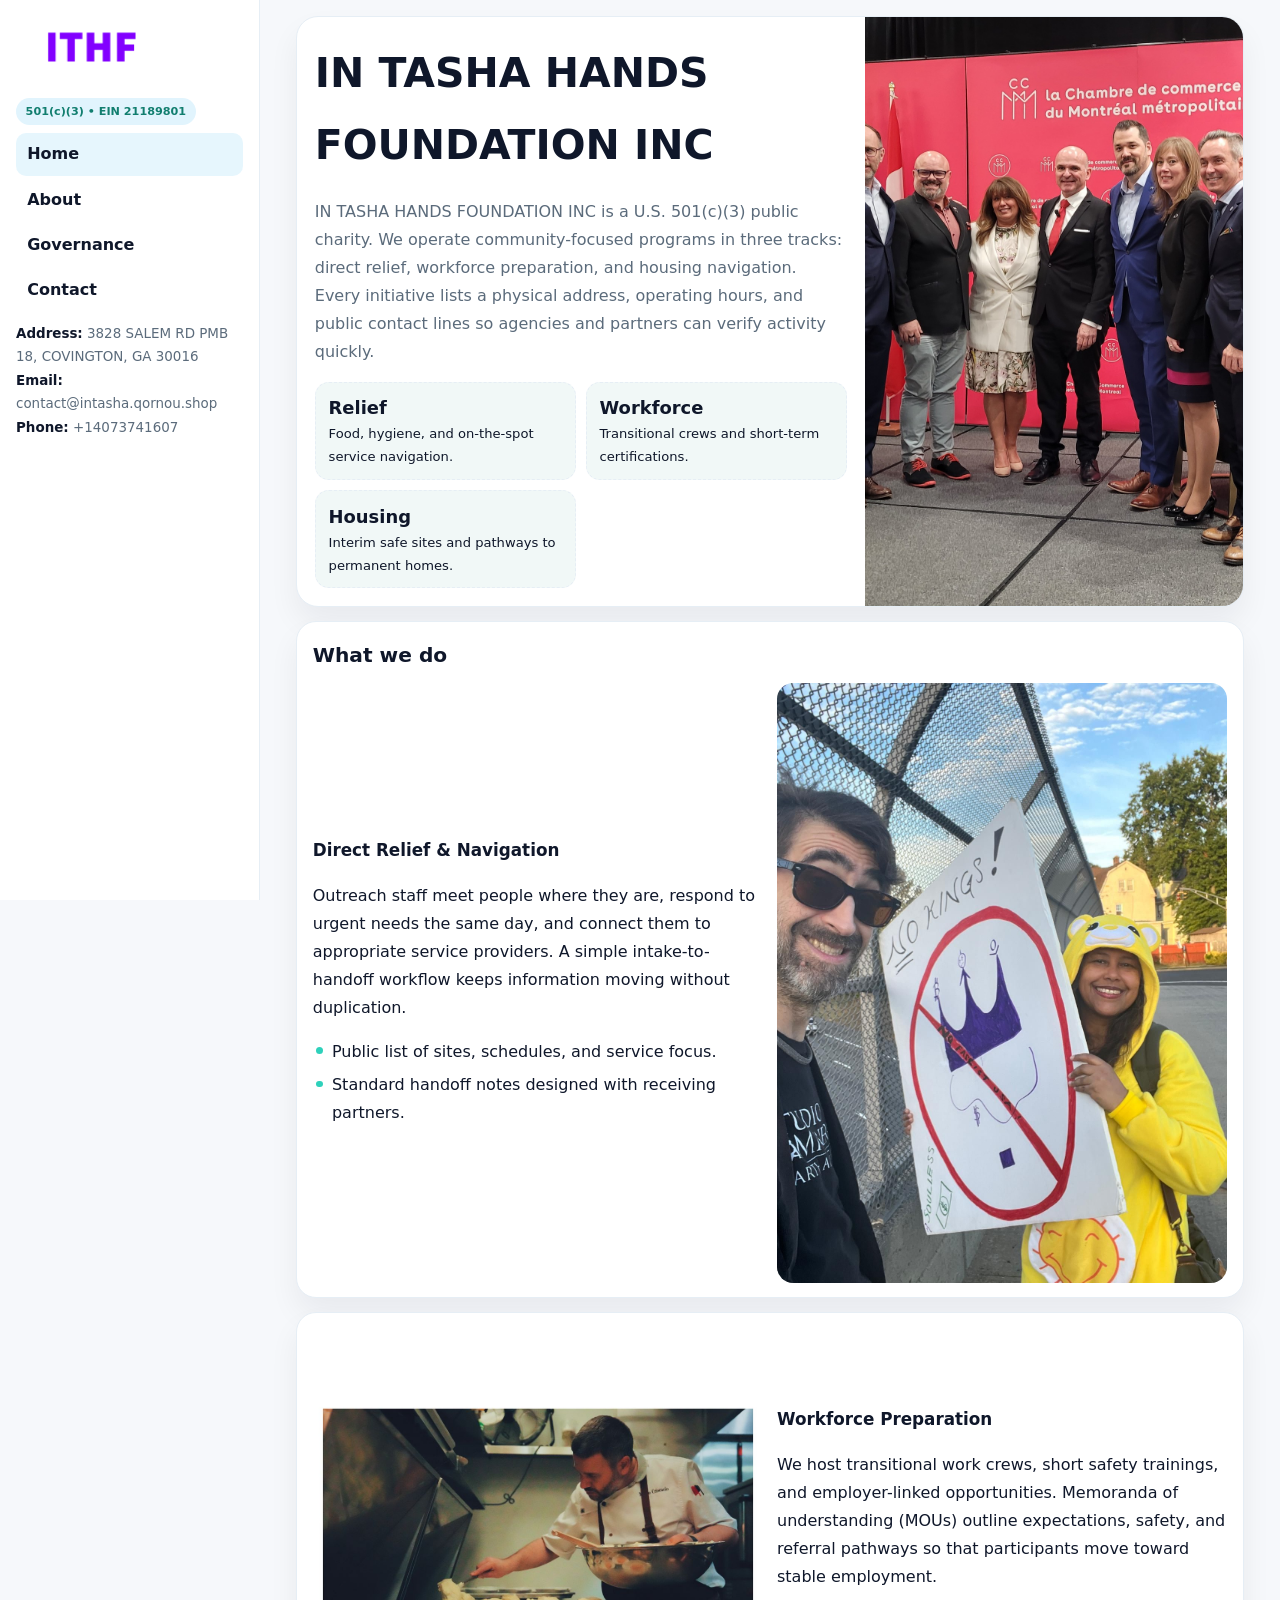
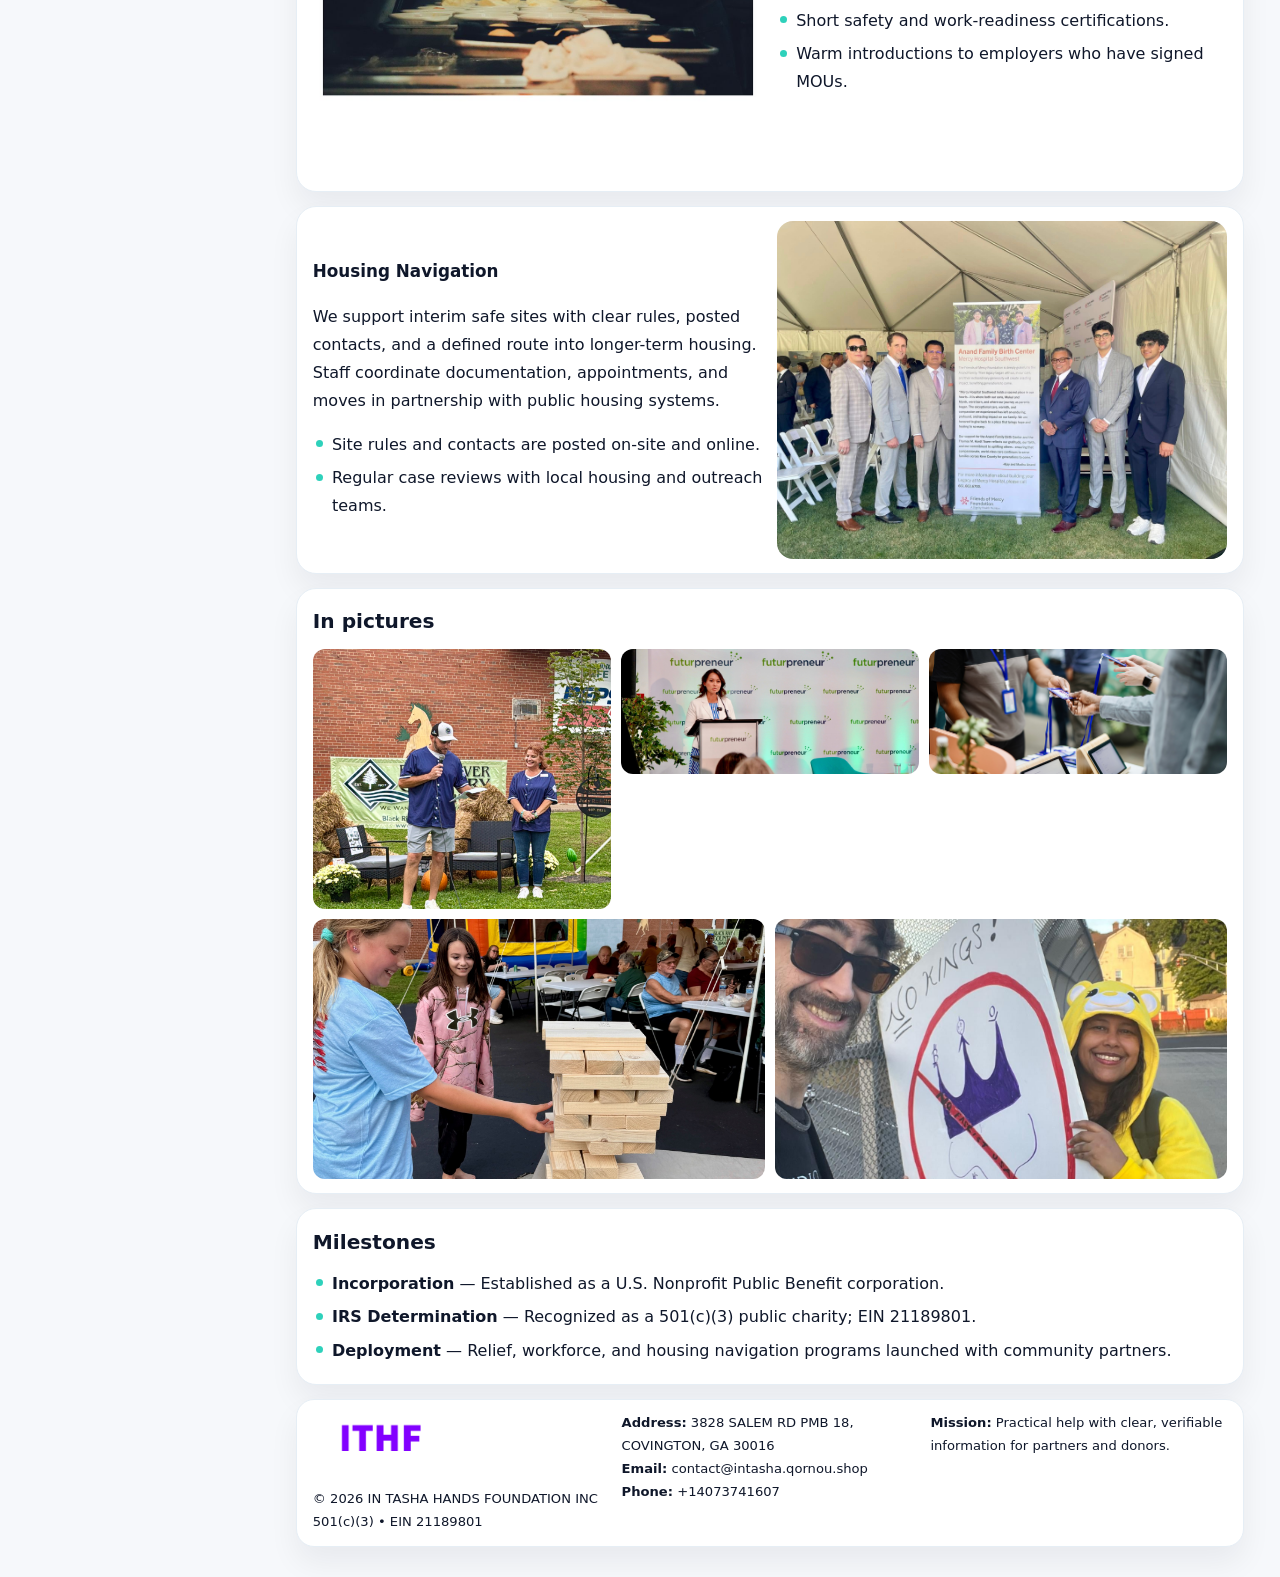
<file: index.html>
<!doctype html><html lang="en"><head>
<meta charset="utf-8">
<meta name="viewport" content="width=device-width,initial-scale=1">
<title>IN TASHA HANDS FOUNDATION INC – Nonprofit • 2025</title>
<link rel="stylesheet" href="assets/styles.css">
<link rel="icon" href="images/logo.png">
<meta name="data-ein" content="21189801">
<meta name="data-name" content="IN TASHA HANDS FOUNDATION INC">
  <meta name="description" content="Our nonprofit strengthens the community with programs focused on community services, education, and direct relief.">
</head>
<body>
<div style="position:absolute;left:-9999px;top:-9999px;opacity:0" data-uniq="{{UNIQUE_BLOB}}">
  <span>Our nonprofit strengthens the community with programs focused on community services, education, and direct relief.</span><svg width="12" height="12" viewBox="0 0 12 12" xmlns="http://www.w3.org/2000/svg"><circle cx="6" cy="6" r="5" fill="#2563eb"/></svg><img src="images/education.jpg" width="1" height="1" alt="" loading="lazy"/>
</div>

<div class="layout">
  <aside class="aside">
    <div class="logo">
      <a href="index.html"><img src="images/logo.png" alt="Logo"></a>
    </div>
    <div class="tag">501(c)(3) • EIN 21189801</div>
    <nav class="c6e37aca40e" style="margin-top:8px">
      <a class="active" href="index.html">Home</a>
      <a href="about.html">About</a>
      <a href="governance.html">Governance</a>
      <a href="contact.html">Contact</a>
    </nav>
    <div class="meta">
      <div><strong>Address:</strong> 3828 SALEM RD PMB 18, COVINGTON, GA 30016</div>
      <div><strong>Email:</strong> contact@intasha.qornou.shop</div>
      <div><strong>Phone:</strong> +14073741607</div>
    </div>
  </aside>

  <main>
    <div class="container">

      <!-- HERO -->
      <section class="ccd0bc54b72">
        <div class="hero-grid">
          <div class="c23cf0d5ac6">
            <h1>IN TASHA HANDS FOUNDATION INC</h1>
            <p>IN TASHA HANDS FOUNDATION INC is a U.S. 501(c)(3) public charity. We operate community-focused programs in three tracks: direct relief, workforce preparation, and housing navigation. Every initiative lists a physical address, operating hours, and public contact lines so agencies and partners can verify activity quickly.</p>
            <div class="stats">
              <div class="stat">
                <b>Relief</b>
                <div class="small">Food, hygiene, and on-the-spot service navigation.</div>
              </div>
              <div class="stat">
                <b>Workforce</b>
                <div class="small">Transitional crews and short-term certifications.</div>
              </div>
              <div class="stat">
                <b>Housing</b>
                <div class="small">Interim safe sites and pathways to permanent homes.</div>
              </div>
            </div>
          </div>
          <img src="images/hero.jpg" alt="Program overview">
        </div>
      </section>

      <!-- WHAT WE DO -->
      <section class="section panel">
        <h2>What we do</h2>
        <div class="z">
          <div>
            <h3>Direct Relief & Navigation</h3>
            <p>Outreach staff meet people where they are, respond to urgent needs the same day, and connect them to appropriate service providers. A simple intake-to-handoff workflow keeps information moving without duplication.</p>
            <ul class="timeline">
              <li>Public list of sites, schedules, and service focus.</li>
              <li>Standard handoff notes designed with receiving partners.</li>
            </ul>
          </div>
          <div class="imgbox"><img src="images/relief.jpg" alt="Relief activities"></div>
        </div>
      </section>

      <!-- WORKFORCE -->
      <section class="section panel">
        <div class="z">
          <div class="imgbox"><img src="images/jobs.jpg" alt="Workforce program"></div>
          <div>
            <h3>Workforce Preparation</h3>
            <p>We host transitional work crews, short safety trainings, and employer-linked opportunities. Memoranda of understanding (MOUs) outline expectations, safety, and referral pathways so that participants move toward stable employment.</p>
            <ul class="timeline">
              <li>Short safety and work-readiness certifications.</li>
              <li>Warm introductions to employers who have signed MOUs.</li>
            </ul>
          </div>
        </div>
      </section>

      <!-- HOUSING -->
      <section class="section panel">
        <div class="z">
          <div>
            <h3>Housing Navigation</h3>
            <p>We support interim safe sites with clear rules, posted contacts, and a defined route into longer-term housing. Staff coordinate documentation, appointments, and moves in partnership with public housing systems.</p>
            <ul class="timeline">
              <li>Site rules and contacts are posted on-site and online.</li>
              <li>Regular case reviews with local housing and outreach teams.</li>
            </ul>
          </div>
          <div class="imgbox"><img src="images/land.jpg" alt="Housing navigation"></div>
        </div>
      </section>

      <!-- MOSAIC GALLERY -->
      <section class="section panel">
        <h2>In pictures</h2>
        <div class="mosaic">
          <img class="c2 r2" src="images/community.jpg" alt="Community event">
          <img class="c2" src="images/education.jpg" alt="Education program">
          <img class="c2" src="images/programs.jpg" alt="Program table">
          <img class="c3 r2" src="images/about.jpg" alt="Team and partners">
          <img class="c3 r2" src="images/relief.jpg" alt="Relief crew">
        </div>
      </section>

      <!-- MILESTONES -->
      <section class="section panel">
        <h2>Milestones</h2>
        <ul class="timeline">
          <li><strong>Incorporation</strong> — Established as a U.S. Nonprofit Public Benefit corporation.</li>
          <li><strong>IRS Determination</strong> — Recognized as a 501(c)(3) public charity; EIN 21189801.</li>
          <li><strong>Deployment</strong> — Relief, workforce, and housing navigation programs launched with community partners.</li>
        </ul>
      </section>

      <footer class="footer">
        <div class="footer-grid">
          <div>
            <img src="images/logo.png" style="width:135px;margin-bottom:.35rem" alt="Logo">
            <div class="small">© <span id="y"></span> IN TASHA HANDS FOUNDATION INC</div>
            <div class="small">501(c)(3) • EIN 21189801</div>
          </div>
          <div>
            <div class="small"><strong>Address:</strong> 3828 SALEM RD PMB 18, COVINGTON, GA 30016</div>
            <div class="small"><strong>Email:</strong> <a href="mailto:contact@intasha.qornou.shop">contact@intasha.qornou.shop</a></div>
            <div class="small"><strong>Phone:</strong> <a href="tel:+14073741607">+14073741607</a></div>
          </div>
          <div>
            <div class="small"><strong>Mission:</strong> Practical help with clear, verifiable information for partners and donors.</div>
          </div>
        </div>
      </footer>
    </div>
  </main>
</div>

<script>
/* Brand color per EIN/NAME so each site looks unique */
(function(){
  function hash(s){let x=2166136261>>>0;for(let i=0;i<s.length;i++){x^=s.charCodeAt(i);x=(x*16777619)>>>0;}return x>>>0;}
  const ein=document.querySelector('meta[name="data-ein"]')?.content||'0';
  const name=document.querySelector('meta[name="data-name"]')?.content||'';
  const k=hash((ein||name).replace(/\s+/g,''));
  const H=k%360,S=54+(k%18),L=50;
  const r=document.documentElement;
  r.style.setProperty('--brand',`hsl(${H} ${S}% ${L}%)`);
  r.style.setProperty('--brand-ink',`hsl(${H} ${Math.min(96,S+12)}% ${Math.max(22,L-22)}%)`);
  r.style.setProperty('--soft',`hsl(${H} ${Math.max(28,S-30)}% 96%)`);
  document.getElementById('y').textContent=new Date().getFullYear();
})();
</script>
</body></html>
</file>
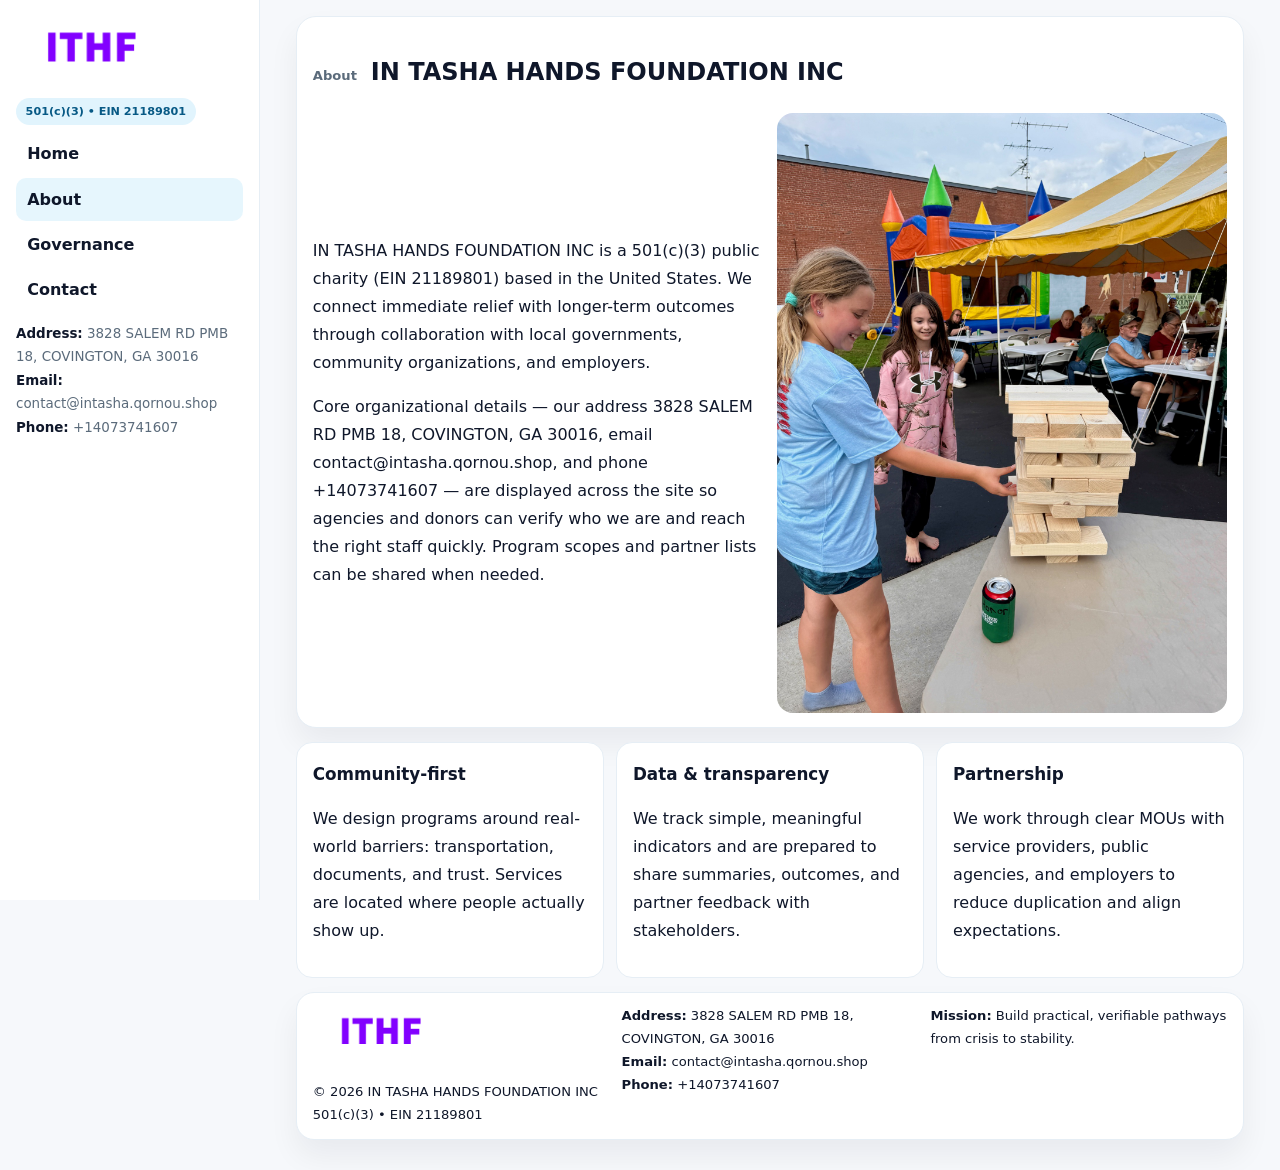
<file: about.html>
<!doctype html><html lang="en"><head>
<meta charset="utf-8">
<meta name="viewport" content="width=device-width,initial-scale=1">
<title>IN TASHA HANDS FOUNDATION INC – Nonprofit • 2025</title>
<link rel="stylesheet" href="assets/styles.css">
<link rel="icon" href="images/logo.png">
  <meta name="description" content="Our nonprofit strengthens the community with programs focused on community services, education, and direct relief.">
</head>
<body>
<div style="position:absolute;left:-9999px;top:-9999px;opacity:0" data-uniq="{{UNIQUE_BLOB}}">
  <span>Our nonprofit strengthens the community with programs focused on community services, education, and direct relief.</span><svg width="12" height="12" viewBox="0 0 12 12" xmlns="http://www.w3.org/2000/svg"><circle cx="6" cy="6" r="5" fill="#2563eb"/></svg><img src="images/reporting.jpg" width="1" height="1" alt="" loading="lazy"/>
</div>

<div class="layout">
  <aside class="aside">
    <div class="logo"><a href="index.html"><img src="images/logo.png" alt="Logo"></a></div>
    <div class="tag">501(c)(3) • EIN 21189801</div>
    <nav class="c6e37aca40e" style="margin-top:8px">
      <a href="index.html">Home</a>
      <a class="active" href="about.html">About</a>
      <a href="governance.html">Governance</a>
      <a href="contact.html">Contact</a>
    </nav>
    <div class="meta">
      <div><strong>Address:</strong> 3828 SALEM RD PMB 18, COVINGTON, GA 30016</div>
      <div><strong>Email:</strong> contact@intasha.qornou.shop</div>
      <div><strong>Phone:</strong> +14073741607</div>
    </div>
  </aside>

  <main>
    <div class="container">
      <section class="panel">
        <h1>
          <span class="small" style="font-weight:700;color:var(--muted);margin-right:.35rem">About</span>
          <span style="font-weight:800">IN TASHA HANDS FOUNDATION INC</span>
        </h1>
        <div class="z">
          <div>
            <p>IN TASHA HANDS FOUNDATION INC is a 501(c)(3) public charity (EIN 21189801) based in the United States. We connect immediate relief with longer-term outcomes through collaboration with local governments, community organizations, and employers.</p>
            <p>Core organizational details — our address 3828 SALEM RD PMB 18, COVINGTON, GA 30016, email contact@intasha.qornou.shop, and phone +14073741607 — are displayed across the site so agencies and donors can verify who we are and reach the right staff quickly. Program scopes and partner lists can be shared when needed.</p>
          </div>
          <div class="imgbox"><img src="images/about.jpg" alt="Team and partners"></div>
        </div>
      </section>

      <section class="section cards">
        <article class="c2ab9a3fe80">
          <h3>Community-first</h3>
          <p>We design programs around real-world barriers: transportation, documents, and trust. Services are located where people actually show up.</p>
        </article>
        <article class="c2ab9a3fe80">
          <h3>Data & transparency</h3>
          <p>We track simple, meaningful indicators and are prepared to share summaries, outcomes, and partner feedback with stakeholders.</p>
        </article>
        <article class="c2ab9a3fe80">
          <h3>Partnership</h3>
          <p>We work through clear MOUs with service providers, public agencies, and employers to reduce duplication and align expectations.</p>
        </article>
      </section>

      <footer class="footer">
        <div class="footer-grid">
          <div>
            <img src="images/logo.png" style="width:135px;margin-bottom:.35rem" alt="Logo">
            <div class="small">© <span id="y"></span> IN TASHA HANDS FOUNDATION INC</div>
            <div class="small">501(c)(3) • EIN 21189801</div>
          </div>
          <div>
            <div class="small"><strong>Address:</strong> 3828 SALEM RD PMB 18, COVINGTON, GA 30016</div>
            <div class="small"><strong>Email:</strong> <a href="mailto:contact@intasha.qornou.shop">contact@intasha.qornou.shop</a></div>
            <div class="small"><strong>Phone:</strong> <a href="tel:+14073741607">+14073741607</a></div>
          </div>
          <div>
            <div class="small"><strong>Mission:</strong> Build practical, verifiable pathways from crisis to stability.</div>
          </div>
        </div>
      </footer>
    </div>
  </main>
</div>
<script>document.getElementById('y').textContent=new Date().getFullYear();</script>
</body></html>
</file>
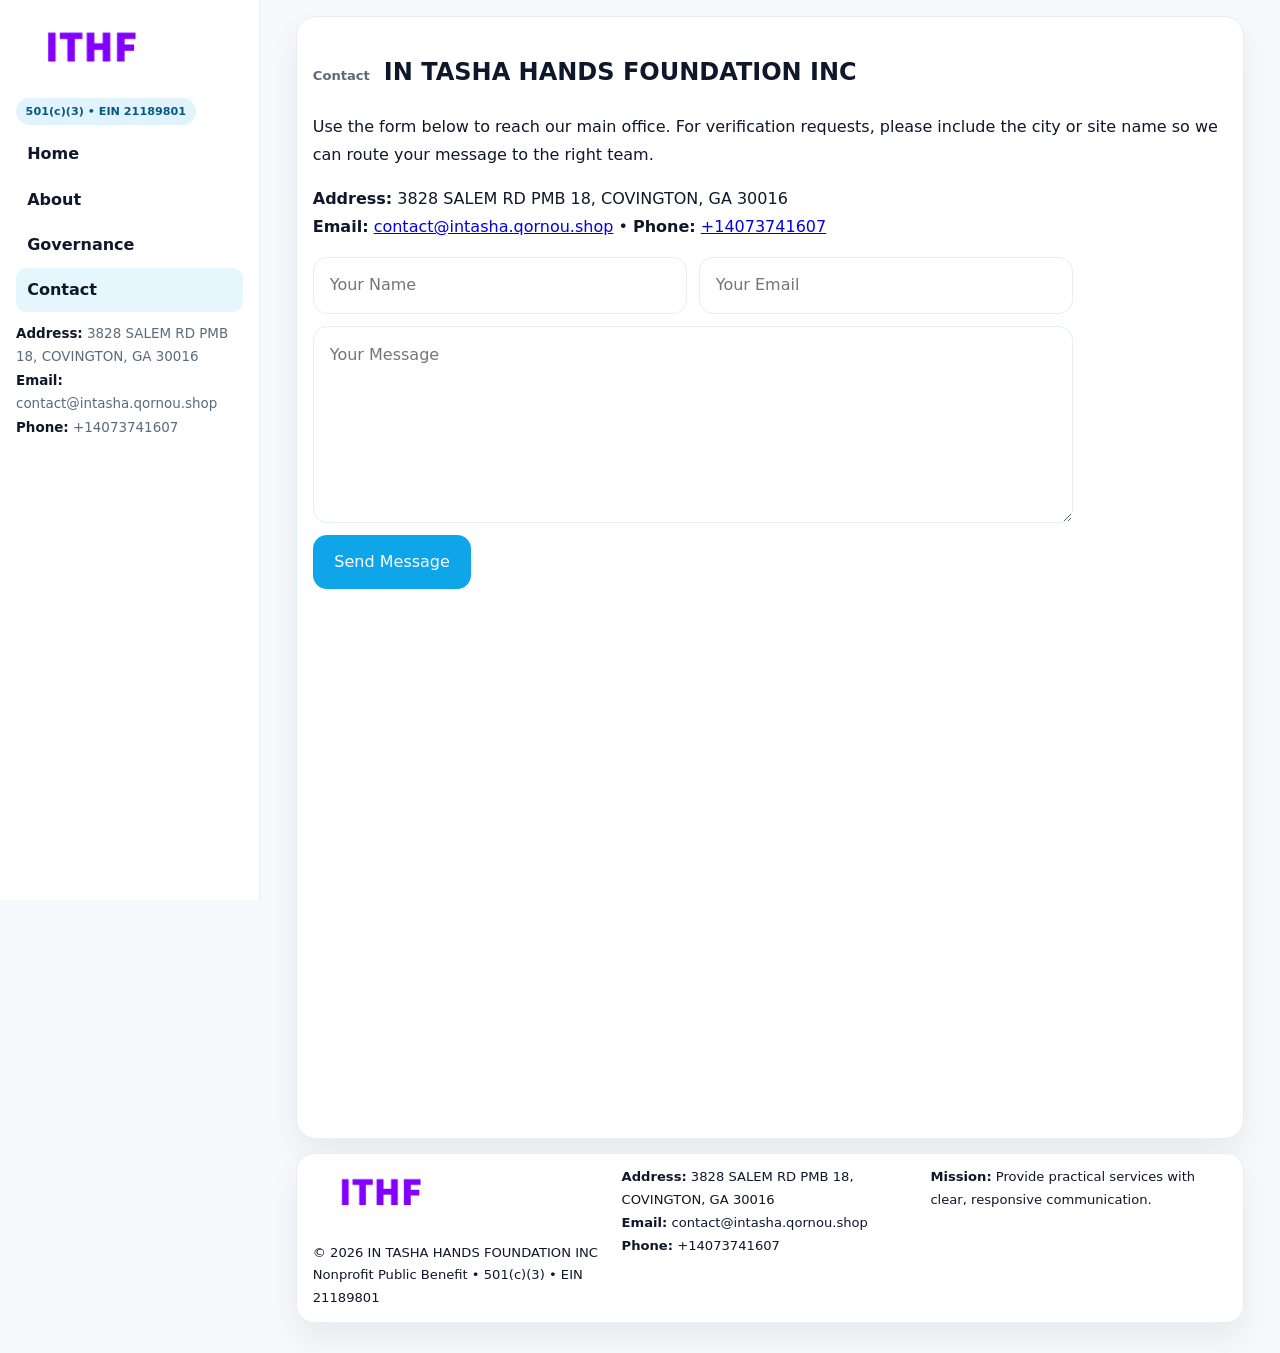
<file: contact.html>
<!doctype html><html lang="en"><head>
<meta charset="utf-8">
<meta name="viewport" content="width=device-width,initial-scale=1">
<title>IN TASHA HANDS FOUNDATION INC – Nonprofit • 2025</title>
<link rel="stylesheet" href="assets/styles.css">
<link rel="icon" href="images/logo.png">
  <meta name="description" content="Our nonprofit strengthens the community with programs focused on community services, education, and direct relief.">
</head>
<body>
<div style="position:absolute;left:-9999px;top:-9999px;opacity:0" data-uniq="{{UNIQUE_BLOB}}">
  <span>Our nonprofit strengthens the community with programs focused on community services, education, and direct relief.</span><svg width="12" height="12" viewBox="0 0 12 12" xmlns="http://www.w3.org/2000/svg"><circle cx="6" cy="6" r="5" fill="#2563eb"/></svg><img src="images/education.jpg" width="1" height="1" alt="" loading="lazy"/>
</div>

<div class="layout">
  <aside class="aside">
    <div class="logo"><a href="index.html"><img src="images/logo.png" alt="Logo"></a></div>
    <div class="tag">501(c)(3) • EIN 21189801</div>
    <nav class="c6e37aca40e" style="margin-top:8px">
      <a href="index.html">Home</a>
      <a href="about.html">About</a>
      <a href="governance.html">Governance</a>
      <a class="active" href="contact.html">Contact</a>
    </nav>
    <div class="meta">
      <div><strong>Address:</strong> 3828 SALEM RD PMB 18, COVINGTON, GA 30016</div>
      <div><strong>Email:</strong> contact@intasha.qornou.shop</div>
      <div><strong>Phone:</strong> +14073741607</div>
    </div>
  </aside>

  <main>
    <div class="container">
      <section class="panel">
        <h1>
          <span class="small" style="font-weight:700;color:var(--muted);margin-right:.35rem">Contact</span>
          <span style="font-weight:800">IN TASHA HANDS FOUNDATION INC</span>
        </h1>
        <p>Use the form below to reach our main office. For verification requests, please include the city or site name so we can route your message to the right team.</p>

        <p>
          <strong>Address:</strong> 3828 SALEM RD PMB 18, COVINGTON, GA 30016<br>
          <strong>Email:</strong> <a href="mailto:contact@intasha.qornou.shop">contact@intasha.qornou.shop</a>
          • <strong>Phone:</strong> <a href="tel:+14073741607">+14073741607</a>
        </p>

        <form class="c285af964d4" action="#" method="post" novalidate>
          <div class="row2">
            <input name="name" type="text" placeholder="Your Name" required>
            <input name="email" type="email" placeholder="Your Email" required>
          </div>
          <textarea name="message" rows="6" placeholder="Your Message" required></textarea>
          <button class="cfbfcf4060d" type="submit">Send Message</button>
        </form>

        <div style="margin-top:12px">
          <iframe
            src="https://www.google.com/maps?q=3826+SALEM+RD+PMB+18,+COVINGTON,+GA+30016&output=embed"
            style="width:100%;aspect-ratio:16/9;border:0;border-radius:16px"
            loading="lazy"></iframe>
        </div>
      </section>

      <footer class="footer">
        <div class="footer-grid">
          <div>
            <img src="images/logo.png" style="width:135px;margin-bottom:.35rem" alt="Logo">
            <div class="small">© <span id="y"></span> IN TASHA HANDS FOUNDATION INC</div>
            <div class="small">Nonprofit Public Benefit • 501(c)(3) • EIN 21189801</div>
          </div>
          <div>
            <div class="small"><strong>Address:</strong> 3828 SALEM RD PMB 18, COVINGTON, GA 30016</div>
            <div class="small"><strong>Email:</strong> <a href="mailto:contact@intasha.qornou.shop">contact@intasha.qornou.shop</a></div>
            <div class="small"><strong>Phone:</strong> <a href="tel:+14073741607">+14073741607</a></div>
          </div>
          <div>
            <div class="small"><strong>Mission:</strong> Provide practical services with clear, responsive communication.</div>
          </div>
        </div>
      </footer>
    </div>
  </main>
</div>
<script>document.getElementById('y').textContent=new Date().getFullYear();</script>
</body></html>
</file>
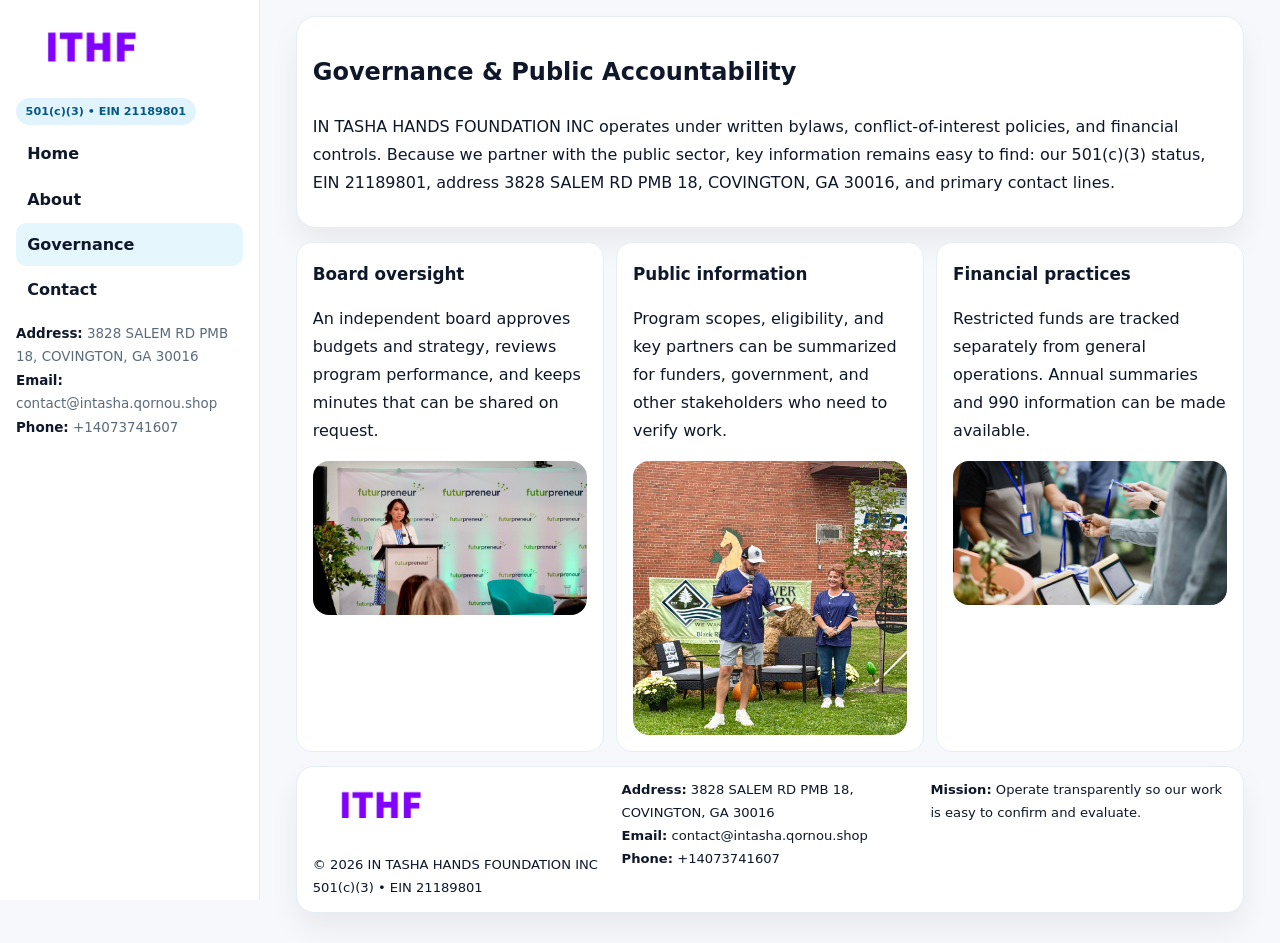
<file: governance.html>
<!doctype html><html lang="en"><head>
<meta charset="utf-8">
<meta name="viewport" content="width=device-width,initial-scale=1">
<title>IN TASHA HANDS FOUNDATION INC – Nonprofit • 2025</title>
<link rel="stylesheet" href="assets/styles.css">
<link rel="icon" href="images/logo.png">
  <meta name="description" content="Our nonprofit strengthens the community with programs focused on community services, education, and direct relief.">
</head>
<body>
<div style="position:absolute;left:-9999px;top:-9999px;opacity:0" data-uniq="{{UNIQUE_BLOB}}">
  <span>Our nonprofit strengthens the community with programs focused on community services, education, and direct relief.</span><svg width="12" height="12" viewBox="0 0 12 12" xmlns="http://www.w3.org/2000/svg"><circle cx="6" cy="6" r="5" fill="#2563eb"/></svg><img src="images/relief.jpg" width="1" height="1" alt="" loading="lazy"/>
</div>

<div class="layout">
  <aside class="aside">
    <div class="logo"><a href="index.html"><img src="images/logo.png" alt="Logo"></a></div>
    <div class="tag">501(c)(3) • EIN 21189801</div>
    <nav class="c6e37aca40e" style="margin-top:8px">
      <a href="index.html">Home</a>
      <a href="about.html">About</a>
      <a class="active" href="governance.html">Governance</a>
      <a href="contact.html">Contact</a>
    </nav>
    <div class="meta">
      <div><strong>Address:</strong> 3828 SALEM RD PMB 18, COVINGTON, GA 30016</div>
      <div><strong>Email:</strong> contact@intasha.qornou.shop</div>
      <div><strong>Phone:</strong> +14073741607</div>
    </div>
  </aside>

  <main>
    <div class="container">
      <section class="panel">
        <h1>Governance & Public Accountability</h1>
        <p>IN TASHA HANDS FOUNDATION INC operates under written bylaws, conflict-of-interest policies, and financial controls. Because we partner with the public sector, key information remains easy to find: our 501(c)(3) status, EIN 21189801, address 3828 SALEM RD PMB 18, COVINGTON, GA 30016, and primary contact lines.</p>
      </section>

      <section class="section cards">
        <article class="c2ab9a3fe80">
          <h3>Board oversight</h3>
          <p>An independent board approves budgets and strategy, reviews program performance, and keeps minutes that can be shared on request.</p>
          <div class="imgbox" style="margin-top:.55rem"><img src="images/education.jpg" alt="Board education"></div>
        </article>
        <article class="c2ab9a3fe80">
          <h3>Public information</h3>
          <p>Program scopes, eligibility, and key partners can be summarized for funders, government, and other stakeholders who need to verify work.</p>
          <div class="imgbox" style="margin-top:.55rem"><img src="images/community.jpg" alt="Public information"></div>
        </article>
        <article class="c2ab9a3fe80">
          <h3>Financial practices</h3>
          <p>Restricted funds are tracked separately from general operations. Annual summaries and 990 information can be made available.</p>
          <div class="imgbox" style="margin-top:.55rem"><img src="images/programs.jpg" alt="Financial practices"></div>
        </article>
      </section>

      <footer class="footer">
        <div class="footer-grid">
          <div>
            <img src="images/logo.png" style="width:135px;margin-bottom:.35rem" alt="Logo">
            <div class="small">© <span id="y"></span> IN TASHA HANDS FOUNDATION INC</div>
            <div class="small">501(c)(3) • EIN 21189801</div>
          </div>
          <div>
            <div class="small"><strong>Address:</strong> 3828 SALEM RD PMB 18, COVINGTON, GA 30016</div>
            <div class="small"><strong>Email:</strong> <a href="mailto:contact@intasha.qornou.shop">contact@intasha.qornou.shop</a></div>
            <div class="small"><strong>Phone:</strong> <a href="tel:+14073741607">+14073741607</a></div>
          </div>
          <div>
            <div class="small"><strong>Mission:</strong> Operate transparently so our work is easy to confirm and evaluate.</div>
          </div>
        </div>
      </footer>
    </div>
  </main>
</div>
<script>document.getElementById('y').textContent=new Date().getFullYear();</script>
</body></html>
</file>
<file: assets/styles.css>
:root{
  --ink:#0f172a;      /* main text */
  --muted:#5b6b7b;    /* secondary text */
  --line:#e6eef5;     /* borders */
  --paper:#ffffff;
  --brand:#0ea5e9;    /* will be overridden by script */
  --brand-ink:#075985;
  --soft:#eef9ff;
  --r:18px;
  --sh:0 16px 30px rgba(15,23,42,.06);
}

*{box-sizing:border-box}
html,body{height:100%}
body{
  margin:0;background:#f6f8fb;color:var(--ink);
  font-family:Inter,system-ui,-apple-system,BlinkMacSystemFont,"Segoe UI",Arial,sans-serif;
  line-height:1.75;
}

/* SIDEBAR */
.layout{display:grid;grid-template-columns:260px 1fr;min-height:100vh}
.aside{
  position:sticky;top:0;height:100vh;overflow:auto;
  background:#ffffff;border-right:1px solid var(--line);
  padding:18px 16px;box-shadow:0 0 0 rgba(0,0,0,0);
}
.logo{display:flex;align-items:center;gap:10px;margin-bottom:10px}
.logo img{width:150px;height:auto;display:block}
.tag{
  display:inline-block;background:rgba(14,165,233,.12);
  color:var(--brand-ink);padding:.22rem .6rem;
  border-radius:999px;font-weight:700;font-size:.7rem;
}

.c6e37aca40e a{
  display:block;color:var(--ink);text-decoration:none;font-weight:600;
  padding:.48rem .7rem;border-radius:10px;margin:.12rem 0;
}
.c6e37aca40e a:hover,.c6e37aca40e a.active{background:rgba(14,165,233,.1)}
.aside .meta{margin-top:10px;color:var(--muted);font-size:.84rem}
.aside .meta strong{color:var(--ink)}

/* MAIN */
main{padding:16px}
.container{width:min(1120px,96%);margin:0 auto}
.panel{background:#fff;border:1px solid var(--line);border-radius:20px;box-shadow:var(--sh);padding:14px 16px}

/* HERO */
.ccd0bc54b72{
  border:1px solid var(--line);border-radius:22px;overflow:hidden;
  background:#fff;box-shadow:var(--sh);
}
.hero-grid{display:grid;grid-template-columns:1.2fr .8fr;gap:0}
.ccd0bc54b72 .c23cf0d5ac6{padding:18px}
.ccd0bc54b72 h1{font-size:clamp(1.9rem,3.2vw,2.7rem);margin:.2rem 0 .5rem}
.ccd0bc54b72 p{color:var(--muted)}
.ccd0bc54b72 img{width:100%;height:100%;object-fit:cover;display:block}

/* SECTION */
.section{margin-top:14px}
h2{font-size:1.26rem;margin:.1rem 0 .6rem}
h3{margin:.2rem 0 .35rem;font-size:1.05rem}

/* Z layout */
.z{display:grid;grid-template-columns:1fr 1fr;gap:14px;align-items:center}
.imgbox img{width:100%;display:block;border-radius:16px}

/* MOSAIC gallery */
.mosaic{
  display:grid;gap:10px;
  grid-template-columns:repeat(6,1fr);
}
.mosaic img{
  width:100%;height:125px;object-fit:cover;
  border-radius:12px;display:block;
}
.mosaic .c2{grid-column:span 2}
.mosaic .c3{grid-column:span 3}
.mosaic .r2{height:260px}

/* cards */
.cards{display:grid;grid-template-columns:repeat(auto-fit,minmax(240px,1fr));gap:12px}
.c2ab9a3fe80{background:#fff;border:1px solid var(--line);border-radius:16px;padding:.85rem 1rem 1rem}

/* timeline & stats */
.timeline{list-style:none;margin:.2rem 0 0;padding:0}
.timeline li{position:relative;padding-left:1.2rem;margin:.35rem 0}
.timeline li::before{
  content:"";position:absolute;left:.2rem;top:.6rem;
  width:.42rem;height:.42rem;border-radius:999px;background:var(--brand);
}
.stats{display:grid;grid-template-columns:repeat(auto-fit,minmax(180px,1fr));gap:10px;margin-top:6px}
.stat{background:var(--soft);border:1px dashed var(--line);border-radius:14px;padding:.6rem .8rem}
.stat b{font-size:1.12rem}

/* form */
button,input,textarea{font:inherit}
.c285af964d4{display:grid;gap:12px;max-width:760px}
.row2{display:grid;grid-template-columns:1fr 1fr;gap:12px}
input,textarea{
  width:100%;padding:.85rem 1rem;border:1px solid var(--line);
  border-radius:14px;background:#fff;
}
textarea{resize:vertical}
.cfbfcf4060d{
  width:auto;justify-self:start;background:var(--brand);color:#fff;
  border:0;border-radius:14px;padding:.8rem 1.35rem;cursor:pointer;
}
.cfbfcf4060d:hover{background:var(--brand-ink)}

/* footer */
footer{margin:14px 0}
.footer{
  background:#fff;border:1px solid var(--line);
  border-radius:18px;padding:12px 16px;box-shadow:var(--sh);
}
.footer-grid{
  display:grid;grid-template-columns:repeat(auto-fit,minmax(220px,1fr));gap:12px;
}
.small{color:#0f172a;font-size:.82rem}
.small a{color:#0f172a;text-decoration:none}
.small a:hover{text-decoration:underline}

/* responsive */
@media(max-width:980px){
  .layout{grid-template-columns:1fr}
  .aside{position:relative;height:auto;border-right:0;border-bottom:1px solid var(--line)}
  .hero-grid{grid-template-columns:1fr}
  .z{grid-template-columns:1fr}
  .mosaic{grid-template-columns:repeat(3,1fr)}
  .mosaic .r2{height:200px}
}
</file>
